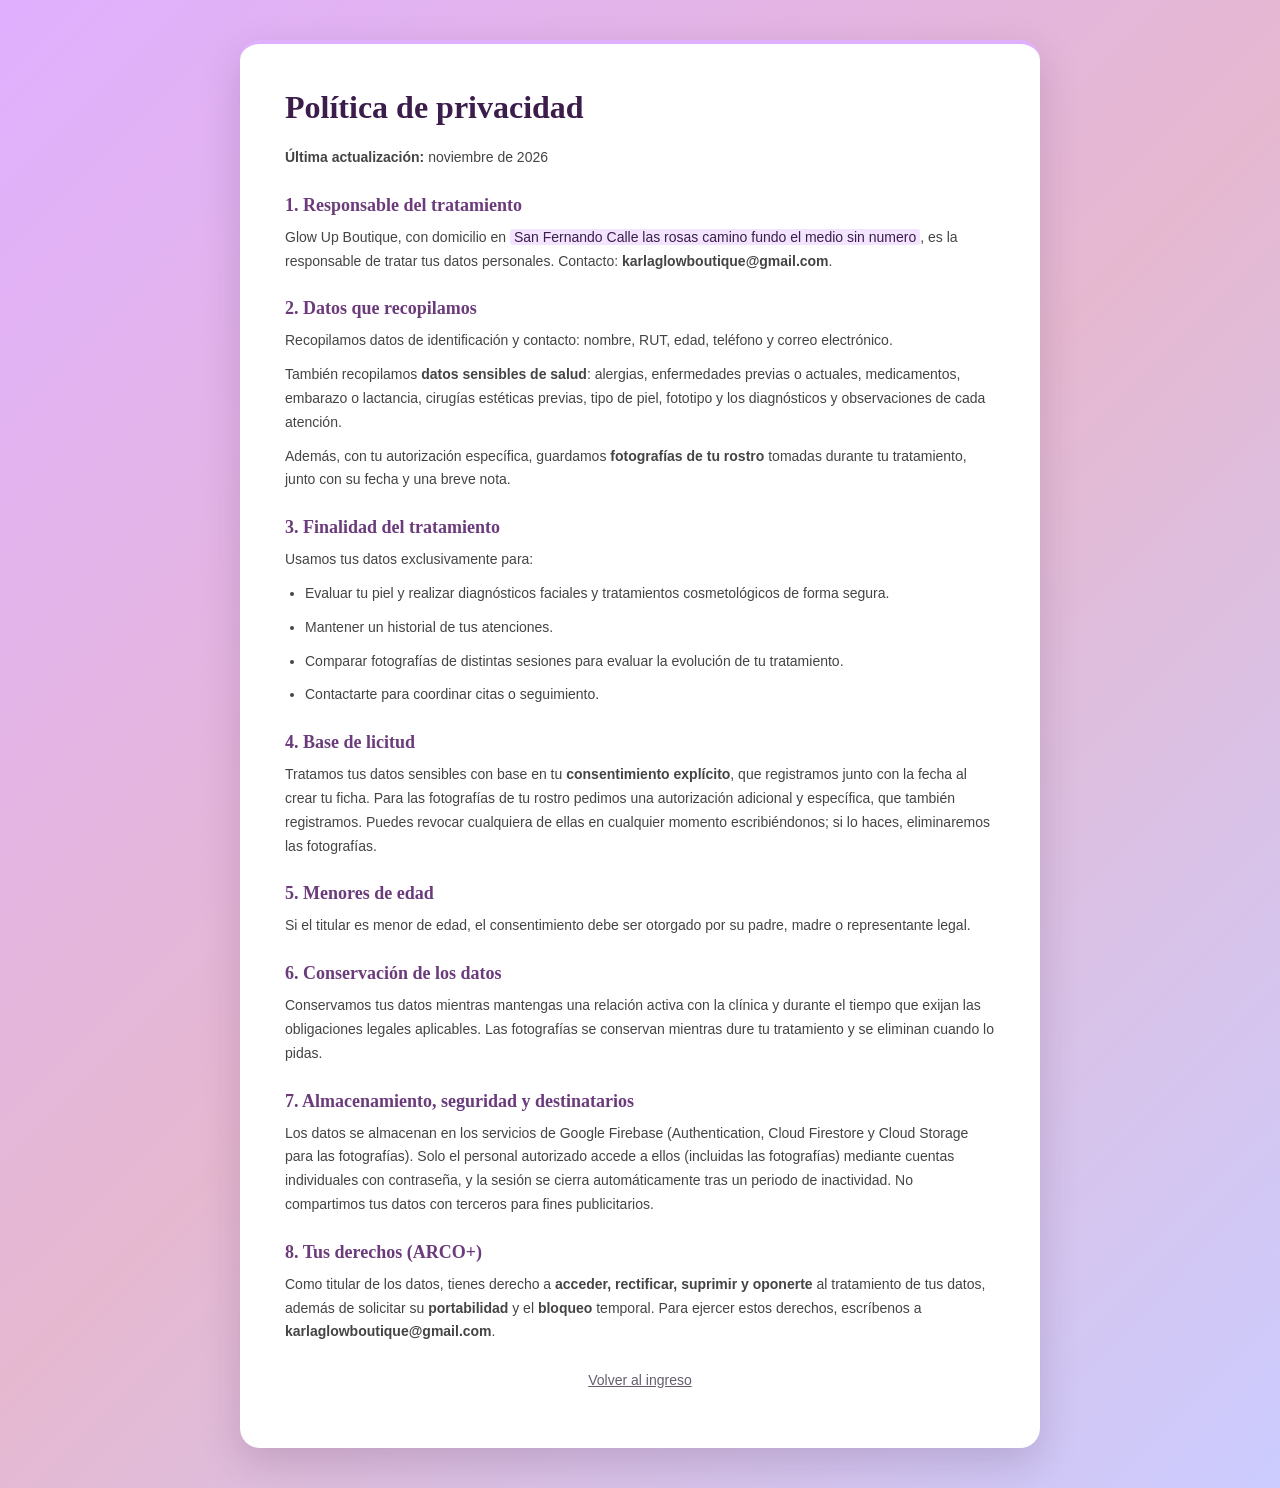
<file: privacidad.html>
<!DOCTYPE html>
<html lang="es">
<head>
    <meta charset="UTF-8">
    <meta name="viewport" content="width=device-width, initial-scale=1.0">
    <title>Política de privacidad - Glow Up Boutique</title>
    <link rel="icon" type="image/png" href="imagenes/icon-192.png">
    <link rel="manifest" href="manifest.json">
    <meta name="theme-color" content="#111111">
    <meta name="mobile-web-app-capable" content="yes">
    <meta name="apple-mobile-web-app-capable" content="yes">
    <meta name="apple-mobile-web-app-title" content="Glow Up">
    <meta name="apple-mobile-web-app-status-bar-style" content="black-translucent">
    <link rel="apple-touch-icon" href="imagenes/apple-touch-icon.png">
    <script src="js/pwa.js" defer></script>
    <link rel="stylesheet" href="styles.css">
</head>
<body class="body-politica">
    <main class="politica-container">
        <h1>Política de privacidad</h1>
        <p><strong>Última actualización:</strong> noviembre de 2026</p>

        <h2>1. Responsable del tratamiento</h2>
        <p>Glow Up Boutique, con domicilio en <span class="pendiente">San Fernando Calle las rosas camino fundo el medio sin numero</span>, es la responsable de tratar tus datos personales. Contacto: <strong>karlaglowboutique@gmail.com</strong>.</p>

        <h2>2. Datos que recopilamos</h2>
        <p>Recopilamos datos de identificación y contacto: nombre, RUT, edad, teléfono y correo electrónico.</p>
        <p>También recopilamos <strong>datos sensibles de salud</strong>: alergias, enfermedades previas o actuales, medicamentos, embarazo o lactancia, cirugías estéticas previas, tipo de piel, fototipo y los diagnósticos y observaciones de cada atención.</p>
        <p>Además, con tu autorización específica, guardamos <strong>fotografías de tu rostro</strong> tomadas durante tu tratamiento, junto con su fecha y una breve nota.</p>

        <h2>3. Finalidad del tratamiento</h2>
        <p>Usamos tus datos exclusivamente para:</p>
        <ul>
            <li>Evaluar tu piel y realizar diagnósticos faciales y tratamientos cosmetológicos de forma segura.</li>
            <li>Mantener un historial de tus atenciones.</li>
            <li>Comparar fotografías de distintas sesiones para evaluar la evolución de tu tratamiento.</li>
            <li>Contactarte para coordinar citas o seguimiento.</li>
        </ul>

        <h2>4. Base de licitud</h2>
        <p>Tratamos tus datos sensibles con base en tu <strong>consentimiento explícito</strong>, que registramos junto con la fecha al crear tu ficha. Para las fotografías de tu rostro pedimos una autorización adicional y específica, que también registramos. Puedes revocar cualquiera de ellas en cualquier momento escribiéndonos; si lo haces, eliminaremos las fotografías.</p>

        <h2>5. Menores de edad</h2>
        <p>Si el titular es menor de edad, el consentimiento debe ser otorgado por su padre, madre o representante legal.</p>

        <h2>6. Conservación de los datos</h2>
        <p>Conservamos tus datos mientras mantengas una relación activa con la clínica y durante el tiempo que exijan las obligaciones legales aplicables. Las fotografías se conservan mientras dure tu tratamiento y se eliminan cuando lo pidas.</p>

        <h2>7. Almacenamiento, seguridad y destinatarios</h2>
        <p>Los datos se almacenan en los servicios de Google Firebase (Authentication, Cloud Firestore y Cloud Storage para las fotografías). Solo el personal autorizado accede a ellos (incluidas las fotografías) mediante cuentas individuales con contraseña, y la sesión se cierra automáticamente tras un periodo de inactividad. No compartimos tus datos con terceros para fines publicitarios.</p>

        <h2>8. Tus derechos (ARCO+)</h2>
        <p>Como titular de los datos, tienes derecho a <strong>acceder, rectificar, suprimir y oponerte</strong> al tratamiento de tus datos, además de solicitar su <strong>portabilidad</strong> y el <strong>bloqueo</strong> temporal. Para ejercer estos derechos, escríbenos a <strong>karlaglowboutique@gmail.com</strong>.</p>

        <p class="pie-legal"><a href="index.html">Volver al ingreso</a></p>
    </main>
</body>
</html>
</file>
<file: styles.css>
/* =========================================
   VARIABLES, RESET Y BASE
   ========================================= */
:root {
    --negro: #3b1c4a;        /* ciruela oscuro: reemplaza al negro para mantener armonía con la paleta lila */
    --oro: #E0B0FF;          /* malva brillante: para bordes, acentos y texto sobre fondo oscuro */
    --oro-texto: #6b3b7c;    /* violeta medio oscuro: texto sobre fondo claro (contraste AA) */
    --lila-suave: #C8A2C8;   /* lila pastel */
    --ciruela-pastel: #DDA0DD;
    --rosa-lila: #E6B8D0;
    --lavanda: #CCCCFF;
    --rojo: #c62828;
    --rojo-osc: #b71c1c;
    --verde: #2e7d32;
    --gris: #665c6e;         /* texto secundario con ligero matiz violeta (contraste AA sobre blanco) */
    --borde: #e5d8eb;
}

[hidden] { display: none !important; }

* {
    margin: 0;
    padding: 0;
    box-sizing: border-box;
    font-family: 'Segoe UI', Tahoma, Geneva, Verdana, sans-serif;
}

body {
    min-height: 100vh;
    display: flex;
    justify-content: center;
    align-items: center;
    background-color: #f6effa;
    background-image: linear-gradient(135deg, #E0B0FF 0%, #E6B8D0 50%, #CCCCFF 100%);
    padding: 20px;
    color: #333;
}

/* Evita ver el panel un instante antes de que Firebase confirme la sesión */
body.cargando .panel { visibility: hidden; }

h1, h2, h3, h4 { font-family: 'Times New Roman', Times, serif; }

.sr-only {
    position: absolute; width: 1px; height: 1px; padding: 0; margin: -1px;
    overflow: hidden; clip: rect(0, 0, 0, 0); white-space: nowrap; border: 0;
}

:focus-visible { outline: 3px solid var(--oro); outline-offset: 2px; }

/* =========================================
   LOGIN
   ========================================= */
.login-container { background: #fff; padding: 50px 40px; border-radius: 20px; box-shadow: 0 15px 40px rgba(59, 28, 74, 0.18); width: 100%; max-width: 420px; border-top: 4px solid var(--oro); }
.logo-container { text-align: center; margin-bottom: 35px; }
.logo-img { display: block; max-width: 120px; width: 100%; height: auto; margin: 0 auto 15px auto; object-fit: contain; }
.logo-container h1 { font-size: 28px; color: var(--negro); letter-spacing: 3px; line-height: 1.1; font-weight: normal; }
.logo-container h1 span { font-size: 18px; letter-spacing: 6px; color: var(--oro-texto); font-weight: bold; }
.logo-container p { color: var(--gris); font-size: 12px; text-transform: uppercase; letter-spacing: 2px; margin-top: 10px; }

.btn-link { display: block; margin: 16px auto 0; background: none; border: none; color: var(--gris); text-decoration: underline; font-size: 13px; text-transform: none; letter-spacing: 0; font-weight: 600; cursor: pointer; }
.btn-link:hover { color: var(--negro); }
.pie-legal { text-align: center; margin-top: 25px; font-size: 12px; }
.pie-legal a { color: var(--gris); }

/* =========================================
   FORMULARIOS
   ========================================= */
.form-group { margin-bottom: 20px; }
.form-group label { display: block; color: #4a3b54; font-weight: 600; margin-bottom: 8px; font-size: 13px; text-transform: uppercase; letter-spacing: 1px; }
.form-group input:not([type="checkbox"]), .form-group select, .form-group textarea { width: 100%; padding: 14px; border: 1px solid var(--borde); border-radius: 8px; font-size: 14px; background: #fcf9fe; transition: all 0.3s; font-family: inherit; }
.form-group input:not([type="checkbox"]):focus, .form-group select:focus, .form-group textarea:focus { outline: none; border-color: var(--lila-suave); background: #fff; box-shadow: 0 0 0 3px rgba(224, 176, 255, 0.4); }
.form-row { display: flex; gap: 15px; }
.form-row .form-group { flex: 1; min-width: 0; }
.centrado { text-align: center; }
.form-buscar { max-width: 400px; margin: 0 auto; }
.form-buscar label { text-align: center; }

.error-msg { color: var(--rojo); font-size: 13px; text-align: center; margin-top: 15px; min-height: 18px; font-weight: 600; }
.success-msg { color: var(--verde); font-size: 13px; text-align: center; margin-top: 15px; min-height: 18px; font-weight: 600; }

.check-consentimiento { display: flex; align-items: flex-start; gap: 12px; margin-top: 15px; background: #faf5fc; padding: 15px; border-radius: 8px; border: 1px solid #f0e4f5; font-size: 12px; color: #444; line-height: 1.5; cursor: pointer; }
.check-consentimiento input { width: 18px; height: 18px; margin-top: 2px; flex-shrink: 0; accent-color: var(--oro-texto); }
.check-consentimiento a { color: var(--oro-texto); font-weight: 600; }

/* =========================================
   PANEL PRINCIPAL
   ========================================= */
.panel { display: block; background: #fff; padding: 40px; border-radius: 20px; box-shadow: 0 15px 40px rgba(59, 28, 74, 0.15); width: 100%; max-width: 900px; margin: 0 auto; }
.panel-header { display: flex; justify-content: space-between; align-items: center; margin-bottom: 35px; border-bottom: 1px solid #f0e6f5; padding-bottom: 25px; gap: 15px; flex-wrap: wrap; }
.panel-header h1 { color: var(--negro); font-size: 22px; letter-spacing: 2px; }
.brand-header { display: flex; align-items: center; gap: 15px; }
.mini-logo-img { width: 50px; height: 50px; object-fit: contain; border-radius: 50%; background-color: var(--negro); padding: 3px; box-shadow: 0 4px 10px rgba(59, 28, 74, 0.15); }

.tab-content h2 { color: var(--negro); font-size: 18px; margin-bottom: 20px; }

/* =========================================
   BOTONES (sin !important: se usan clases modificadoras)
   ========================================= */
button { transition: all 0.3s ease; font-family: 'Segoe UI', Tahoma, Geneva, Verdana, sans-serif; cursor: pointer; border-radius: 8px; text-transform: uppercase; letter-spacing: 1px; font-weight: 700; }
button:disabled { opacity: 0.55; cursor: not-allowed; }

.btn-primary, .btn-login { width: 100%; padding: 16px; background: var(--negro); color: var(--oro); border: 1px solid var(--oro); font-size: 14px; margin-bottom: 20px; display: flex; justify-content: center; align-items: center; gap: 8px; }
.btn-primary:hover:not(:disabled), .btn-login:hover:not(:disabled) { background: var(--oro); color: var(--negro); border-color: var(--lila-suave); }
.btn-primary.btn-inline { width: auto; margin-bottom: 0; padding: 14px 28px; }
.btn-grow { flex: 1; }

.btn-primary.btn-peligro { background: var(--rojo); color: #fff; border-color: var(--rojo); }
.btn-primary.btn-peligro:hover:not(:disabled) { background: var(--rojo-osc); color: #fff; border-color: var(--rojo-osc); }

.btn-logout { padding: 12px 25px; background: transparent; color: var(--oro-texto); border: 1px solid var(--oro-texto); font-size: 12px; white-space: nowrap; }
.btn-logout:hover { background: var(--negro); color: var(--oro); border-color: var(--negro); }

.btn-ver, .btn-edit, .btn-delete { padding: 10px 18px; font-size: 12px; white-space: nowrap; border: 1px solid transparent; }
.btn-ver { background: var(--negro); color: var(--oro); border-color: var(--oro); }
.btn-ver:hover { background: var(--oro); color: var(--negro); }
.btn-edit { background: #fff; color: var(--negro); border-color: var(--negro); }
.btn-edit:hover { background: var(--negro); color: #fff; }
.btn-delete { background: #fff; color: var(--rojo); border-color: var(--rojo); }
.btn-delete:hover { background: var(--rojo); color: #fff; }

.btn-cancelar { padding: 12px 25px; background: #fff; color: #5c5066; border: 1px solid #d5c6de; font-size: 13px; }
.btn-cancelar:hover { background: #faf5fc; border-color: var(--lila-suave); }

.fila-botones { display: flex; gap: 10px; margin-top: 20px; }
.fila-botones .btn-cancelar { flex: 1; }
.fila-botones .btn-primary { margin-bottom: 0; }

/* =========================================
   PESTAÑAS
   ========================================= */
.tabs { display: flex; gap: 10px; margin-bottom: 30px; background: #f6effa; padding: 6px; border-radius: 12px; }
.tab-btn { flex: 1; padding: 14px; background: transparent; color: #5c5066; border: none; border-radius: 8px; font-size: 13px; }
.tab-btn:hover { color: var(--negro); }
.tab-btn.active { background: #fff; color: var(--negro); box-shadow: 0 2px 10px rgba(59, 28, 74, 0.08); }
.tab-content { display: none; }
.tab-content.active { display: block; }

#paso1_datosPersonales, #paso2_datosMedicos { animation: fadeIn 0.4s ease; }
@keyframes fadeIn { from { opacity: 0; transform: translateY(10px); } to { opacity: 1; transform: translateY(0); } }
@media (prefers-reduced-motion: reduce) { * { animation: none !important; transition: none !important; } }

/* =========================================
   FICHA DEL CLIENTE
   ========================================= */
.ficha { margin-top: 25px; background: #fcf9fe; border: 1px solid #f0e6f5; border-radius: 12px; padding: 30px; animation: fadeIn 0.4s ease; }
.ficha-header { border-bottom: 1px solid #e5d8eb; padding-bottom: 25px; margin-bottom: 25px; display: flex; justify-content: space-between; align-items: flex-start; gap: 20px; flex-wrap: wrap; }
.ficha-header h3 { color: var(--negro); font-size: 20px; text-transform: uppercase; letter-spacing: 1px; overflow-wrap: anywhere; }
.ficha-header p { color: var(--gris); font-size: 12px; margin-top: 5px; }
.ficha h4 { color: var(--oro-texto); font-size: 14px; margin: 25px 0 15px 0; text-transform: uppercase; letter-spacing: 2px; font-weight: 700; }
.ficha-grid { display: grid; grid-template-columns: 1fr 1fr; gap: 15px; }
.ficha-item { font-size: 14px; color: #555; padding: 15px; background: #fff; border-radius: 8px; border-left: 3px solid var(--oro); box-shadow: 0 2px 5px rgba(59, 28, 74, 0.04); min-width: 0; }
.ficha-item span, .ficha-item label { color: var(--gris); font-size: 11px; display: block; margin-bottom: 6px; text-transform: uppercase; letter-spacing: 1px; font-weight: 600; }
.ficha-item strong { color: #2b1836; font-size: 15px; overflow-wrap: anywhere; }
.ficha-full { grid-column: 1 / -1; }
.historial-container h4 { color: var(--negro); font-size: 15px; text-transform: uppercase; letter-spacing: 2px; border-bottom: 1px solid var(--lila-suave); padding-bottom: 10px; margin-bottom: 18px; display: inline-block; }
.atencion-card { background: #fff; border: 1px solid #f0e6f5; border-left: 4px solid var(--ciruela-pastel); border-radius: 8px; padding: 18px 20px; margin-bottom: 12px; }
.atencion-card-header { display: flex; justify-content: space-between; gap: 10px; border-bottom: 1px dashed #e5d8eb; padding-bottom: 10px; margin-bottom: 12px; }
.atencion-card-header strong { color: var(--negro); }
.atencion-card-header span { font-size: 13px; color: var(--gris); }
.atencion-info-grid { display: grid; grid-template-columns: 1fr; gap: 8px; font-size: 14px; color: #333; }
.atencion-info-grid span { color: var(--gris); font-size: 12px; text-transform: uppercase; letter-spacing: 1px; }
.texto-libre { white-space: pre-wrap; overflow-wrap: anywhere; margin-top: 4px; }
.card-acciones { display: flex; gap: 10px; margin-top: 14px; justify-content: flex-end; flex-wrap: wrap; border-top: 1px dashed #f0e6f5; padding-top: 12px; }
/* =========================================
VISTA FICHA COMPLETA (DIAGNÓSTICO)
========================================= */
.vista-ficha { display: none; position: fixed; top: 0; left: 0; width: 100%; height: 100%; background: rgba(43, 21, 56, 0.92); z-index: 1000; overflow-y: auto; padding: 40px 15px; }
.vista-ficha.active { display: block; }
.ficha-papel { background: #fff; max-width: 850px; margin: 0 auto; padding: 60px; box-shadow: 0 10px 40px rgba(0, 0, 0, 0.35); border-radius: 4px; position: relative; border-top: 5px solid var(--oro); }
.ficha-header-print { display: flex; justify-content: space-between; align-items: center; gap: 15px; border-bottom: 2px solid var(--negro); padding-bottom: 25px; margin-bottom: 45px; }
.ficha-logo { font-family: 'Times New Roman', Times, serif; font-size: 20px; color: var(--negro); font-weight: bold; letter-spacing: 2px; }
.ficha-logo span { font-weight: normal; font-size: 10px; display: block; letter-spacing: 4px; color: var(--oro-texto); margin-top: 3px; }
.ficha-titulo { text-align: center; }
.ficha-titulo h2 { font-size: 22px; color: var(--negro); font-weight: 700; margin-bottom: 5px; letter-spacing: 1px; }
.modo-ficha { font-size: 13px; font-weight: 600; color: var(--oro-texto); min-height: 18px; }
.seccion-ficha { margin-bottom: 40px; }
.seccion-ficha h3 { font-size: 13px; color: var(--negro); margin-bottom: 20px; font-weight: 800; border-bottom: 1px solid var(--lila-suave); padding-bottom: 8px; letter-spacing: 2px; display: inline-block; }
.seccion-ficha h4 { font-size: 12px; color: var(--oro-texto); margin: 25px 0 15px; text-transform: uppercase; letter-spacing: 1px; font-weight: 700; }
.form-group-inline { display: flex; align-items: flex-start; margin-bottom: 25px; font-size: 14px; }
.form-group-inline label { width: 260px; flex-shrink: 0; color: #555; margin-top: 8px; font-weight: 600; }
.input-print { flex: 1; width: 100%; min-width: 0; border: none; border-bottom: 1px dotted #9b88a8; padding: 8px; font-size: 14px; font-family: inherit; color: var(--negro); background: transparent; transition: 0.3s; }
.input-print:focus { outline: none; border-bottom: 2px solid var(--oro-texto); background: #fcf7ff; }
.input-print[readonly] { border-bottom: 1px solid #f0e6f5; color: #333; font-weight: 600; }
select.input-print { border: 1px solid var(--borde); border-radius: 6px; background: #fcf9fe; }
textarea.input-print { resize: vertical; min-height: 90px; border: 1px solid var(--borde); border-radius: 6px; background: #fcf9fe; }
.acciones-ficha { display: flex; justify-content: flex-end; gap: 20px; margin-top: 40px; border-top: 1px solid #f0e6f5; padding-top: 30px; flex-wrap: wrap; }
/* =========================================
LISTADO DE CLIENTES
========================================= */
.listado { margin-top: 35px; border-top: 1px solid #f0e6f5; padding-top: 30px; }
.listado h2 { color: var(--negro); font-size: 16px; margin-bottom: 20px; text-transform: uppercase; letter-spacing: 1px; }
.lista-clientes { display: flex; flex-direction: column; gap: 10px; max-height: 340px; overflow-y: auto; }
.lista-vacia { color: var(--gris); font-size: 13px; font-style: italic; text-align: center; padding: 25px; background: #fcf9fe; border-radius: 8px; }
.cliente-card { background: #fff; border: 1px solid #f0e6f5; border-left: 4px solid var(--oro); border-radius: 8px; padding: 15px 20px; display: flex; justify-content: space-between; align-items: center; transition: box-shadow 0.2s; gap: 15px; flex-wrap: wrap; }
.cliente-card:hover { box-shadow: 0 4px 12px rgba(59, 28, 74, 0.08); }
.cliente-card .info { min-width: 0; }
.cliente-card .info strong { color: var(--negro); display: block; font-size: 15px; overflow-wrap: anywhere; }
.cliente-card .info span { color: var(--gris); font-size: 12px; margin-top: 4px; display: block; }
/* =========================================
MODALES
========================================= */
.modal-overlay { display: none; position: fixed; inset: 0; background: rgba(43, 21, 56, 0.65); z-index: 2000; justify-content: center; align-items: center; padding: 20px; backdrop-filter: blur(5px); }
.modal-overlay.active { display: flex; }
.modal-content { background: #fff; border-radius: 15px; padding: 40px; width: 100%; max-width: 500px; max-height: 92vh; overflow-y: auto; box-shadow: 0 20px 50px rgba(59, 28, 74, 0.35); animation: fadeIn 0.3s ease; border-top: 4px solid var(--oro); }
.modal-editar { max-width: 600px; }
.modal-confirm { max-width: 420px; text-align: center; }
.modal-titulo { color: var(--negro); font-size: 20px; margin-bottom: 20px; }
.modal-confirm .modal-titulo { color: var(--rojo); }
.modal-texto { color: #555; font-size: 15px; line-height: 1.5; margin-bottom: 10px; }
.modal-botones { display: flex; gap: 10px; justify-content: center; margin-top: 25px; }
.modal-botones .btn-cancelar { flex: 1; }
.modal-botones .btn-primary { margin-bottom: 0; padding: 12px; }
.modal-editar .form-group { margin-bottom: 14px; }
/* =========================================
PANEL DEL PROGRAMADOR
========================================= */
.panel-prog { max-width: 1000px; }
.login-prog { max-width: 400px; margin: 40px auto; }
.panel-prog h2 { color: var(--negro); font-size: 18px; }
.lista-prog { margin-top: 20px; }
.admin-card { background: #fff; border: 1px solid var(--borde); border-left: 5px solid var(--negro); border-radius: 8px; padding: 15px 20px; display: flex; justify-content: space-between; align-items: center; margin-bottom: 10px; gap: 15px; flex-wrap: wrap; }
.admin-card .info { min-width: 0; }
.admin-card .info strong { display: block; color: var(--negro); font-size: 15px; overflow-wrap: anywhere; }
.admin-card .info span { color: var(--gris); font-size: 12px; }
.admin-actions { display: flex; gap: 10px; flex-wrap: wrap; }
/* =========================================
POLÍTICA DE PRIVACIDAD
========================================= */
.politica-container { width: 100%; max-width: 800px; margin: 20px auto; background: #fff; padding: 45px; border-radius: 20px; box-shadow: 0 15px 40px rgba(59, 28, 74, 0.18); border-top: 4px solid var(--oro); }
.politica-container h1 { color: var(--negro); margin-bottom: 20px; }
.politica-container h2 { color: var(--oro-texto); font-size: 18px; margin: 25px 0 10px 0; }
.politica-container p, .politica-container li { color: #444; font-size: 14px; line-height: 1.7; margin-bottom: 10px; }
.politica-container ul { padding-left: 20px; }
.pendiente { background: #f3e5ff; color: var(--negro); padding: 0 4px; border-radius: 3px; }
/* =========================================
RESPONSIVE
========================================= */
@media (max-width: 600px) {
.form-row { flex-direction: column; gap: 0; }
.form-group-inline { flex-direction: column; }
.form-group-inline label { width: 100%; margin-bottom: 8px; }
.panel { padding: 20px 15px; }
.panel-header { flex-direction: column; align-items: flex-start; }
.tabs { flex-direction: column; }
.cliente-card, .admin-card { flex-direction: column; align-items: flex-start; }
.admin-actions { width: 100%; }
.ficha { padding: 20px 15px; }
.ficha-grid { grid-template-columns: 1fr; }
.ficha-header { flex-direction: column; }
.ficha-papel { padding: 25px 15px; }
.ficha-header-print { flex-direction: column; text-align: center; gap: 20px; }
.acciones-ficha > * { flex: 1 1 100%; }
.modal-content { padding: 25px 20px; }
.politica-container { padding: 25px 20px; }
}
/* =========================================
IMPRESIÓN (ficha de diagnóstico)
========================================= */
@media print {
body { background: #fff; padding: 0; display: block; }
.vista-ficha { position: static; background: #fff; padding: 0; overflow: visible; }
.ficha-papel { box-shadow: none; max-width: 100%; padding: 0; border-top: none; }
.acciones-ficha, .error-msg, .modal-overlay { display: none !important; }
.seccion-ficha { break-inside: avoid; }
}
/* =========================================
FICHA ESTÉTICA (diagnóstico facial ANESI)
========================================= */
.subtitulo-ficha { font-size: 13px; color: var(--gris); font-style: italic; }
.seccion-ficha h3 small { font-size: 11px; font-weight: 600; color: var(--gris); letter-spacing: 0; text-transform: none; }
.nota-auto { font-size: 12px; color: #4a3b54; background: #f8effc; border-left: 3px solid var(--oro); padding: 10px 14px; border-radius: 6px; margin-bottom: 18px; line-height: 1.5; }
.form-group-inline .etiqueta { width: 260px; flex-shrink: 0; color: #555; margin-top: 8px; font-weight: 600; }
.checkbox-group { display: flex; flex-wrap: wrap; gap: 15px 30px; font-size: 14px; color: #444; margin-top: 6px; }
.checkbox-group label { display: flex; align-items: center; gap: 8px; cursor: pointer; width: auto; margin: 0; font-weight: 400; }
.grid-checkboxes { display: grid; grid-template-columns: 1fr 1fr 1fr; gap: 20px; font-size: 14px; color: #444; margin-bottom: 25px; }
.grid-checkboxes > div { display: flex; flex-direction: column; gap: 12px; }
.grid-checkboxes label { display: flex; align-items: center; gap: 8px; cursor: pointer; }
.checkbox-group input, .grid-checkboxes input, .chip-codigo input { accent-color: var(--oro-texto); width: 16px; height: 16px; }
/* Códigos del rostro (leyenda de la hoja) */
.codigos-grid { display: grid; grid-template-columns: repeat(2, 1fr); gap: 8px 20px; margin-bottom: 20px; }
.chip-codigo { display: flex; align-items: center; gap: 10px; font-size: 13px; color: #333; cursor: pointer; padding: 6px 10px; border: 1px solid #f0e6f5; border-radius: 6px; background: #fcf9fe; }
.chip-codigo strong { min-width: 28px; color: var(--oro-texto); }
/* Estudios de seguimiento */
.estudio-card { border-left: 3px solid var(--ciruela-pastel); padding-left: 18px; margin-bottom: 25px; }
.estudio-card h4 { margin-top: 5px; }
/* Resumen dentro de la ficha del cliente */
.fe-resumen { display: flex; justify-content: space-between; align-items: center; gap: 15px; flex-wrap: wrap; background: #fff; border: 1px solid #f0e6f5; border-left: 4px solid var(--oro); border-radius: 8px; padding: 16px 20px; }
.fe-resumen-datos strong { display: block; color: var(--negro); font-size: 15px; }
.fe-resumen-datos span { display: block; color: var(--gris); font-size: 12px; margin-top: 4px; }
.fe-resumen-acciones { display: flex; gap: 10px; flex-wrap: wrap; }
.fe-vacia { border-left-color: var(--negro); }
.modal-confirm .modal-titulo.modal-ok { color: var(--verde); }
@media (max-width: 600px) {
.grid-checkboxes { grid-template-columns: 1fr 1fr; }
.codigos-grid { grid-template-columns: 1fr; }
.form-group-inline .etiqueta { width: 100%; margin-bottom: 8px; }
.estudio-card { padding-left: 12px; }
}
@media print {
.no-print, .nota-auto, #feContadorEstudios { display: none !important; }
.chip-codigo { border: none; background: transparent; padding: 2px 0; }
}
/* =========================================
AGENDA (calendario de citas)
========================================= */
.ficha-acciones-header { display: flex; gap: 10px; flex-wrap: wrap; }
.agenda-barra { display: flex; justify-content: space-between; align-items: center; gap: 12px; flex-wrap: wrap; margin-bottom: 18px; }
.agenda-nav { display: flex; align-items: center; gap: 10px; flex-wrap: wrap; }
.agenda-nav h2 { min-width: 170px; text-align: center; text-transform: capitalize; margin: 0; font-size: 20px; }
.btn-nav { width: 40px; height: 40px; padding: 0; background: #fff; color: var(--negro); border: 1px solid var(--negro); font-size: 20px; line-height: 1; }
.btn-nav:hover { background: var(--negro); color: var(--oro); }
.agenda-barra .btn-primary { margin-bottom: 0; }
.cal-grid { display: grid; grid-template-columns: repeat(7, minmax(0, 1fr)); gap: 4px; }
.cal-cab { text-align: center; font-size: 11px; font-weight: 700; letter-spacing: 1px; text-transform: uppercase; color: var(--gris); padding: 6px 0; }
.cal-dia { min-height: 96px; text-align: left; background: #fff; color: #333; border: 1px solid #f0e6f5; border-radius: 8px; padding: 6px; display: flex; flex-direction: column; align-items: stretch; gap: 3px; cursor: pointer; text-transform: none; letter-spacing: 0; font-weight: 400; font-size: 12px; overflow: hidden; }
.cal-dia:hover { border-color: var(--oro); background: #fcf7ff; }
.cal-dia.otro-mes { background: #faf6fc; color: #8c7d96; }
.cal-dia.sel { border-color: var(--oro-texto); box-shadow: 0 0 0 2px var(--oro); }
.cal-num { font-size: 13px; font-weight: 700; width: 24px; height: 24px; display: inline-flex; align-items: center; justify-content: center; border-radius: 50%; }
.cal-dia.hoy .cal-num { background: var(--negro); color: var(--oro); }
.cal-chip { display: block; font-size: 11px; padding: 2px 5px; border-radius: 4px; background: #f4e6ff; border-left: 3px solid var(--oro-texto); color: #333; overflow: hidden; text-overflow: ellipsis; white-space: nowrap; }
.cal-chip.est-confirmada { background: #e8f5e9; border-left-color: var(--verde); color: #1b5e20; }
.cal-chip.est-realizada { background: #f2eef5; border-left-color: #888; color: #444; }
.cal-mas { font-size: 11px; color: var(--gris); }
.cal-count { display: none; align-self: flex-start; background: var(--oro); color: var(--negro); border-radius: 10px; font-size: 11px; font-weight: 700; padding: 1px 7px; }
.cal-leyenda { display: flex; gap: 16px; flex-wrap: wrap; align-items: center; margin: 12px 0 25px; font-size: 12px; color: var(--gris); }
.cal-leyenda .punto { display: inline-block; width: 10px; height: 10px; border-radius: 50%; margin-right: 4px; }
.cal-leyenda .punto.est-pendiente { background: var(--oro); }
.cal-leyenda .punto.est-confirmada { background: var(--verde); }
.cal-leyenda .punto.est-realizada { background: #888; }
.cal-leyenda-ayuda { margin-left: auto; font-style: italic; }
/* Estados */
.est { display: inline-block; font-size: 11px; font-weight: 700; padding: 3px 9px; border-radius: 10px; text-transform: uppercase; letter-spacing: 0.5px; font-style: normal; white-space: nowrap; }
.est-pendiente.est { background: #f5e6ff; color: var(--negro); }
.est-confirmada.est { background: #e8f5e9; color: #1b5e20; }
.est-realizada.est { background: #f2eef5; color: #444; }
.est-cancelada.est { background: #ffebee; color: var(--rojo-osc); }
/* Citas del día */
.agenda-dia, .agenda-proximas { margin-top: 10px; }
.agenda-dia h3, .agenda-proximas h3 { color: var(--negro); font-size: 17px; }
.agenda-dia-cabecera { display: flex; justify-content: space-between; align-items: center; gap: 12px; flex-wrap: wrap; border-bottom: 1px solid var(--lila-suave); padding-bottom: 10px; margin-bottom: 15px; }
.agenda-proximas { margin-top: 35px; }
.agenda-proximas h3 { border-bottom: 1px solid var(--lila-suave); padding-bottom: 10px; margin-bottom: 15px; }
.cita-card { background: #fff; border: 1px solid #f0e6f5; border-left: 4px solid var(--oro); border-radius: 8px; padding: 16px 18px; margin-bottom: 12px; }
.cita-card.est-borde-confirmada { border-left-color: var(--verde); }
.cita-card.est-borde-realizada { border-left-color: #888; }
.cita-card.est-borde-cancelada { border-left-color: var(--rojo); opacity: 0.8; }
.cita-card-top { display: flex; justify-content: space-between; align-items: center; gap: 10px; margin-bottom: 8px; }
.cita-hora { font-size: 16px; color: var(--negro); }
.cita-nombre { font-size: 15px; font-weight: 700; color: #2b1836; overflow-wrap: anywhere; }
.cita-tipo { font-size: 13px; color: var(--gris); margin-top: 2px; }
.cita-notas { font-size: 13px; color: #444; margin-top: 8px; }
.btn-wsp { display: inline-flex; align-items: center; padding: 10px 18px; font-size: 12px; font-weight: 700; letter-spacing: 1px; text-transform: uppercase; text-decoration: none; background: #e8f5e9; color: #1b5e20; border: 1px solid #1b5e20; border-radius: 8px; white-space: nowrap; }
.btn-wsp:hover { background: #1b5e20; color: #fff; }
.proxima { width: 100%; display: flex; align-items: center; gap: 14px; text-align: left; background: #fff; color: #333; border: 1px solid #f0e6f5; border-left: 4px solid var(--lavanda); border-radius: 8px; padding: 12px 16px; margin-bottom: 8px; cursor: pointer; text-transform: none; letter-spacing: 0; font-weight: 400; }
.proxima:hover { box-shadow: 0 4px 12px rgba(59, 28, 74, 0.08); }
.proxima-fecha { min-width: 78px; font-size: 12px; color: var(--gris); line-height: 1.4; }
.proxima-fecha strong { font-size: 15px; color: var(--negro); }
.proxima-datos { flex: 1; min-width: 0; display: flex; flex-direction: column; }
.proxima-datos strong { color: #2b1836; font-size: 14px; overflow-wrap: anywhere; }
.proxima-datos span { color: var(--gris); font-size: 12px; }
/* Resumen de citas dentro de la ficha del cliente */
.citas-mini { display: flex; flex-direction: column; gap: 8px; }
.cita-mini { display: flex; align-items: center; gap: 12px; flex-wrap: wrap; background: #fff; border: 1px solid #f0e6f5; border-left: 3px solid var(--oro); border-radius: 8px; padding: 10px 14px; font-size: 13px; }
.cita-mini span { color: var(--gris); flex: 1; }
.modal-botones-cita { flex-wrap: wrap; }
.modal-botones-cita .btn-delete { flex: 1 1 100%; padding: 10px; }
@media (max-width: 600px) {
.cal-dia { min-height: 56px; align-items: center; }
.cal-chip, .cal-mas { display: none; }
.cal-count { display: inline-block; align-self: center; }
.cal-leyenda-ayuda { margin-left: 0; }
.agenda-nav h2 { min-width: 0; flex: 1; }
.proxima { flex-wrap: wrap; }
}
/* =========================================
FOTOS DE SEGUIMIENTO
========================================= */
.fotos-barra { display: flex; justify-content: space-between; align-items: center; gap: 12px; flex-wrap: wrap; margin-bottom: 15px; }
.nota-fotos { font-size: 13px; color: var(--gris); }
.fotos-acciones { display: flex; gap: 10px; flex-wrap: wrap; }
.fotos-acciones .btn-primary { margin-bottom: 0; }
.fotos-grupo { margin-bottom: 20px; }
.fotos-grupo h5 { font-size: 13px; color: #333; margin-bottom: 10px; font-family: 'Segoe UI', Tahoma, sans-serif; letter-spacing: 0.5px; }
.fotos-grid { display: grid; grid-template-columns: repeat(auto-fill, minmax(110px, 1fr)); gap: 10px; }
.foto-thumb { position: relative; padding: 0; border: 2px solid #f0e6f5; border-radius: 8px; overflow: hidden; background: #f8effc; aspect-ratio: 3 / 4; cursor: pointer; display: block; }
.foto-thumb:hover { border-color: var(--oro); }
.foto-thumb img { width: 100%; height: 100%; object-fit: cover; display: block; }
.foto-thumb img.foto-error { visibility: hidden; }
.foto-badge { position: absolute; left: 0; right: 0; bottom: 0; background: rgba(59, 28, 74, 0.82); color: #fff; font-size: 10px; font-weight: 600; letter-spacing: 0; text-transform: none; padding: 4px 6px; text-align: center; }
/* Ventana para subir */
.modal-fotos { max-width: 640px; }
.fila-fotos { margin: 0 0 18px; }
.fila-fotos .btn-primary { margin-bottom: 0; }
.lista-previas { display: flex; flex-direction: column; gap: 10px; margin-bottom: 15px; }
.previa { display: flex; gap: 12px; align-items: flex-start; border: 1px solid #f0e6f5; border-radius: 8px; padding: 10px; background: #fcf9fe; }
.previa img { width: 78px; height: 104px; object-fit: cover; border-radius: 6px; flex-shrink: 0; }
.previa-campos { flex: 1; min-width: 0; display: flex; flex-direction: column; gap: 8px; }
.previa-campos select, .previa-campos input { width: 100%; padding: 10px; border: 1px solid var(--borde); border-radius: 8px; font-size: 13px; font-family: inherit; background: #fff; }
.previa-campos .btn-delete { align-self: flex-start; padding: 6px 12px; }
/* Visor y comparación */
.modal-visor { max-width: 760px; text-align: center; }
.visor-info { font-weight: 700; color: var(--negro); font-size: 15px; }
.visor-nota { color: var(--gris); font-size: 13px; min-height: 18px; margin: 4px 0 12px; }
.visor-marco { background: #261230; border-radius: 10px; min-height: 240px; display: flex; align-items: center; justify-content: center; overflow: hidden; }
.visor-marco img { max-width: 100%; max-height: 62vh; display: block; object-fit: contain; }
.visor-nav { display: flex; justify-content: space-between; align-items: center; gap: 10px; margin-top: 12px; font-size: 13px; color: var(--gris); }
.visor-nav .btn-cancelar { padding: 10px 16px; }
.modal-comparar { max-width: 980px; }
.comparar-grid { display: grid; grid-template-columns: 1fr 1fr; gap: 16px; }
.comparar-col label { display: block; font-weight: 700; font-size: 13px; text-transform: uppercase; letter-spacing: 1px; color: #4a3b54; margin-bottom: 6px; }
.comparar-col select { width: 100%; padding: 10px; border: 1px solid var(--borde); border-radius: 8px; font-size: 13px; margin-bottom: 10px; background: #fff; }
.comparar-col .visor-marco { min-height: 220px; }
.comparar-txt { font-size: 12px; color: var(--gris); text-align: center; margin-top: 8px; }
@media (max-width: 600px) {
.comparar-grid { grid-template-columns: 1fr; }
.fotos-grid { grid-template-columns: repeat(auto-fill, minmax(96px, 1fr)); }
.previa img { width: 64px; height: 86px; }
}
/* =========================================
AVISOS DE CITAS
========================================= */
.aviso-hoy { display: flex; justify-content: space-between; align-items: center; gap: 12px; flex-wrap: wrap; background: #fcf7ff; border: 1px solid var(--oro); border-left: 5px solid var(--oro); border-radius: 10px; padding: 12px 16px; margin-bottom: 20px; font-size: 14px; color: #333; }
.aviso-hoy.urgente { background: #f7e6ff; border-color: var(--oro-texto); border-left-color: var(--oro-texto); color: var(--negro); font-weight: 600; }
.aviso-hoy .btn-ver { padding: 8px 16px; }
.tab-badge { display: inline-flex; align-items: center; justify-content: center; min-width: 20px; height: 20px; padding: 0 6px; margin-left: 6px; border-radius: 10px; background: var(--oro); color: var(--negro); font-size: 11px; font-weight: 700; letter-spacing: 0; }
.avisos-card { background: #fcf9fe; border: 1px solid #f0e6f5; border-radius: 12px; padding: 16px 18px; margin-bottom: 20px; }
.avisos-cab { display: flex; justify-content: space-between; align-items: center; gap: 12px; flex-wrap: wrap; }
.avisos-cab strong { display: block; color: var(--negro); font-size: 15px; }
.avisos-estado { display: block; font-size: 12px; color: var(--gris); margin-top: 3px; }
.avisos-estado.ok { color: var(--verde); font-weight: 600; }
.avisos-estado.mal { color: var(--rojo); font-weight: 600; }
.avisos-acciones { display: flex; gap: 10px; flex-wrap: wrap; }
.avisos-acciones .btn-primary, .avisos-acciones .btn-cancelar { margin-bottom: 0; padding: 12px 20px; }
.avisos-opciones { display: flex; flex-direction: column; gap: 10px; margin-top: 14px; padding-top: 14px; border-top: 1px dashed #e5d8eb; }
.avisos-check { display: flex; align-items: center; gap: 10px; font-size: 13px; color: #333; cursor: pointer; }
.avisos-check input { accent-color: var(--oro-texto); width: 16px; height: 16px; }
.avisos-minutos { display: flex; align-items: center; gap: 10px; font-size: 13px; color: #333; flex-wrap: wrap; }
.avisos-minutos select { padding: 8px 10px; border: 1px solid var(--borde); border-radius: 8px; font-size: 13px; background: #fff; }
.avisos-card .nota-auto { margin: 12px 0 0; }
.avisos-card .nota-auto:empty { display: none; }
/* =========================================
AJUSTES DE ORDEN Y LECTURA
========================================= /
.nota-auto:empty { display: none; }          / evita barras vacías en las ventanas */
.ficha-alerta { background: #fff4f4; border-left-color: var(--rojo); }
.ficha-alerta span { color: var(--rojo-osc); font-weight: 700; }
.ficha-alerta strong { color: #7f0000; }
/* Botones de cada cita: alineados a la izquierda y más compactos (antes quedaban sueltos a la derecha) */
.cita-card .card-acciones { justify-content: flex-start; }
.cita-card .card-acciones button, .cita-card .card-acciones a { padding: 8px 12px; font-size: 11px; }
@media (max-width: 600px) {
/* Pestañas en una sola fila en el celular (antes ocupaban 3 filas) /
.tabs { flex-direction: row; gap: 4px; padding: 4px; }
.tab-btn { flex: 1 1 0; min-width: 0; white-space: normal; line-height: 1.2; padding: 10px 4px; font-size: 11px; letter-spacing: 0.3px; }
/ Datos cortos en dos columnas para que la ficha no sea tan larga */
.ficha-grid { grid-template-columns: 1fr 1fr; gap: 10px; }
.ficha-item { padding: 12px; }
.ficha-full { grid-column: 1 / -1; }
}
/* =========================================
FICHA CON PESTAÑAS INTERNAS + LISTA DE CLIENTES
========================================= */
.btn-volver { display: block; background: none; border: none; padding: 0 0 8px; color: var(--gris); font-size: 12px; font-weight: 600; letter-spacing: 0.3px; text-transform: none; cursor: pointer; }
.btn-volver:hover { color: var(--negro); text-decoration: underline; }
.alerta-alergias { background: #fff4f4; border: 1px solid #f0b4b4; border-left: 5px solid var(--rojo); color: #7f0000; border-radius: 8px; padding: 10px 14px; margin: 0 0 20px; font-size: 14px; }
.subtabs { display: flex; gap: 2px; border-bottom: 2px solid #f0e6f5; margin-bottom: 22px; overflow-x: auto; }
.subtab-btn { background: none; border: none; border-bottom: 3px solid transparent; margin-bottom: -2px; border-radius: 0; padding: 12px 16px; font-size: 12px; color: var(--gris); white-space: nowrap; letter-spacing: 0.5px; }
.subtab-btn:hover { color: var(--negro); }
.subtab-btn.active { color: var(--negro); border-bottom-color: var(--oro-texto); }
.subtab-n { display: inline-block; min-width: 18px; padding: 1px 6px; margin-left: 4px; border-radius: 9px; background: #f2e6fa; color: #333; font-size: 11px; letter-spacing: 0; text-align: center; }
.subtab-btn.active .subtab-n { background: var(--oro); color: var(--negro); }
.subpanel > h4:first-child { margin-top: 0; }
.historial-cab { display: flex; justify-content: space-between; align-items: center; gap: 10px; flex-wrap: wrap; margin-top: 30px; margin-bottom: 14px; }
.historial-cab h4 { margin: 0; }
.historial-cab .btn-primary { margin-bottom: 0; padding: 10px 18px; }
.chips { display: flex; flex-wrap: wrap; gap: 6px; margin-top: 10px; }
.chip { background: #f5e6ff; border: 1px solid #e0c2f7; color: var(--negro); border-radius: 14px; padding: 3px 10px; font-size: 12px; font-weight: 600; }
.chip-cod { background: #fff; border-color: var(--oro-texto); color: var(--oro-texto); }
.listado-principal { margin-top: 10px; border-top: none; padding-top: 0; }
.listado-principal .lista-clientes { max-height: none; }
.contador-clientes { font-weight: 400; color: var(--gris); font-size: 14px; text-transform: none; letter-spacing: 0; }
.subtitulo-form { color: var(--oro-texto); font-size: 13px; letter-spacing: 2px; text-transform: uppercase; margin: 22px 0 14px; padding-bottom: 6px; border-bottom: 1px solid #f0e6f5; }
/* Textos pequeños un poco más grandes para leer mejor */
.ficha-item span, .ficha-item label { font-size: 12px; }
.cliente-card .info span { font-size: 13px; }
.nota-auto { font-size: 13px; }
@media (max-width: 600px) {
.subtab-btn { padding: 10px 9px; font-size: 11px; letter-spacing: 0.2px; }
.ficha-acciones-header { width: 100%; }
.ficha-acciones-header .btn-primary { flex: 1 1 auto; justify-content: center; }

/* Historial */
.historial-container { margin-top: 30px; }
}
</file>
